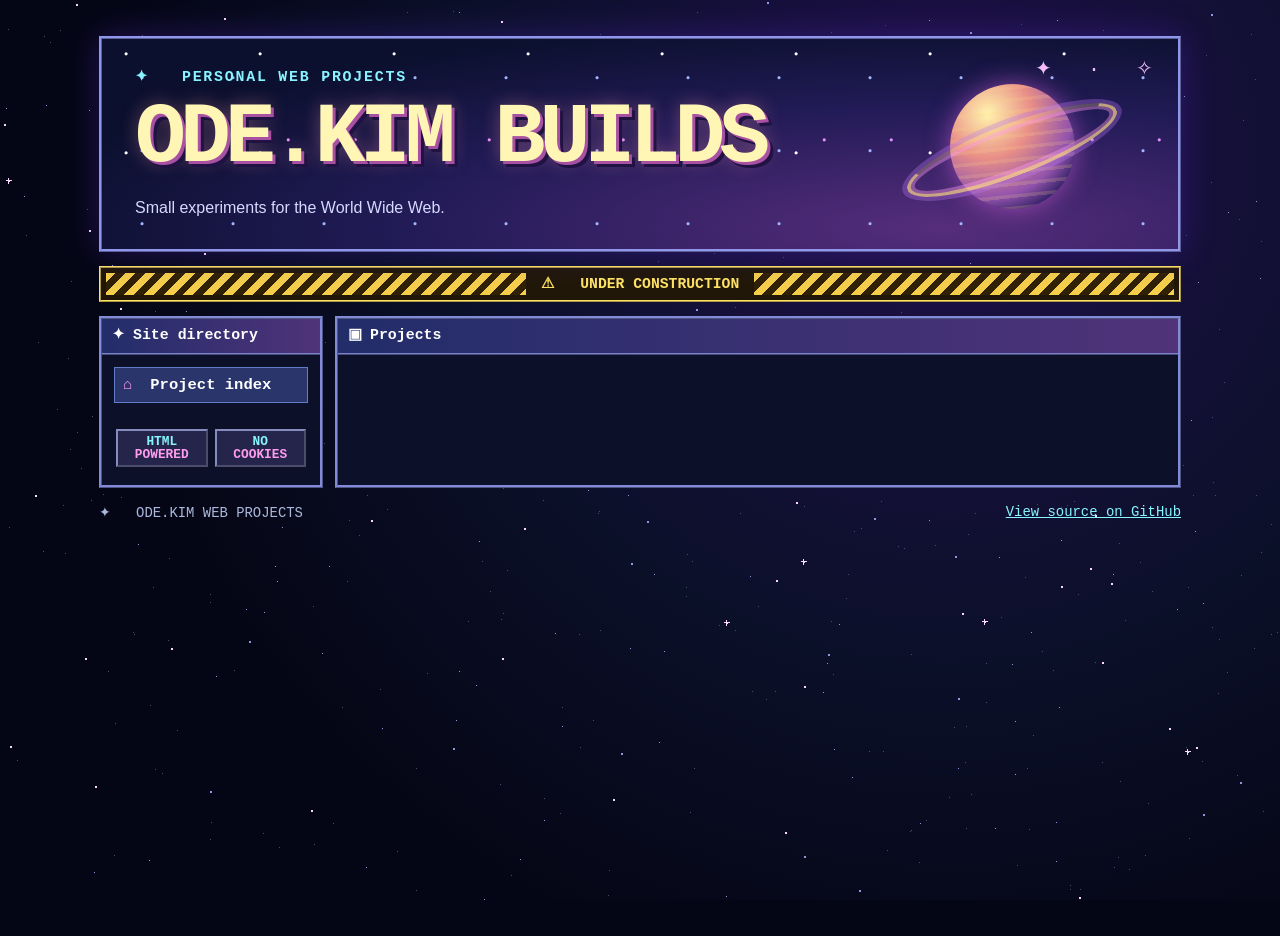
<file: index.html>
<!doctype html>
<html lang="en">
<head>
  <meta charset="utf-8">
  <meta name="viewport" content="width=device-width, initial-scale=1">
  <meta name="description" content="The ode.kim builds directory. Explore small web projects and browser experiments.">
  <title>ode.kim Builds · Project Directory</title>
  <link rel="stylesheet" href="site.css">
  <link rel="stylesheet" href="directory.css">
  <script src="stars.js" defer></script>
</head>
<body class="shell">
  <canvas id="stars" aria-hidden="true"></canvas>
  <div class="site">
    <header class="mast">
      <div class="mast-copy">
        <p class="kicker">✦ &nbsp; PERSONAL WEB PROJECTS</p>
        <h1>ODE.KIM BUILDS</h1>
        <p class="subtitle">Small experiments for the World Wide Web.</p>
      </div>
      <div class="orbit" aria-hidden="true"><span></span></div>
      <div class="mast-stars" aria-hidden="true">✦ &nbsp; · &nbsp; ✧</div>
    </header>

    <div class="construction">
      <span class="hazard" aria-hidden="true"></span>
      <strong>⚠ &nbsp; UNDER CONSTRUCTION</strong>
      <span class="hazard" aria-hidden="true"></span>
    </div>

    <div class="frame-grid">
      <aside class="frame sidebar">
        <div class="bar"><span aria-hidden="true">✦</span> Site directory</div>
        <nav aria-label="Site directory">
          <a href="./" aria-current="page"><span aria-hidden="true">⌂</span> Project index</a>
          <!-- project-nav:start -->
          <!-- project-nav:end -->
        </nav>
        <div class="badges"><span>HTML<br><b>POWERED</b></span><span>NO<br><b>COOKIES</b></span></div>
      </aside>

      <main class="frame">
        <h2 class="bar"><span aria-hidden="true">▣</span> Projects</h2>
        <ul class="project-list">
          <!-- project-list:start -->
          <!-- project-list:end -->
        </ul>
      </main>
    </div>

    <footer><span>✦ &nbsp; ODE.KIM WEB PROJECTS</span><a href="https://github.com/k-ode/builds">View source on GitHub</a></footer>
  </div>
</body>
</html>
</file>
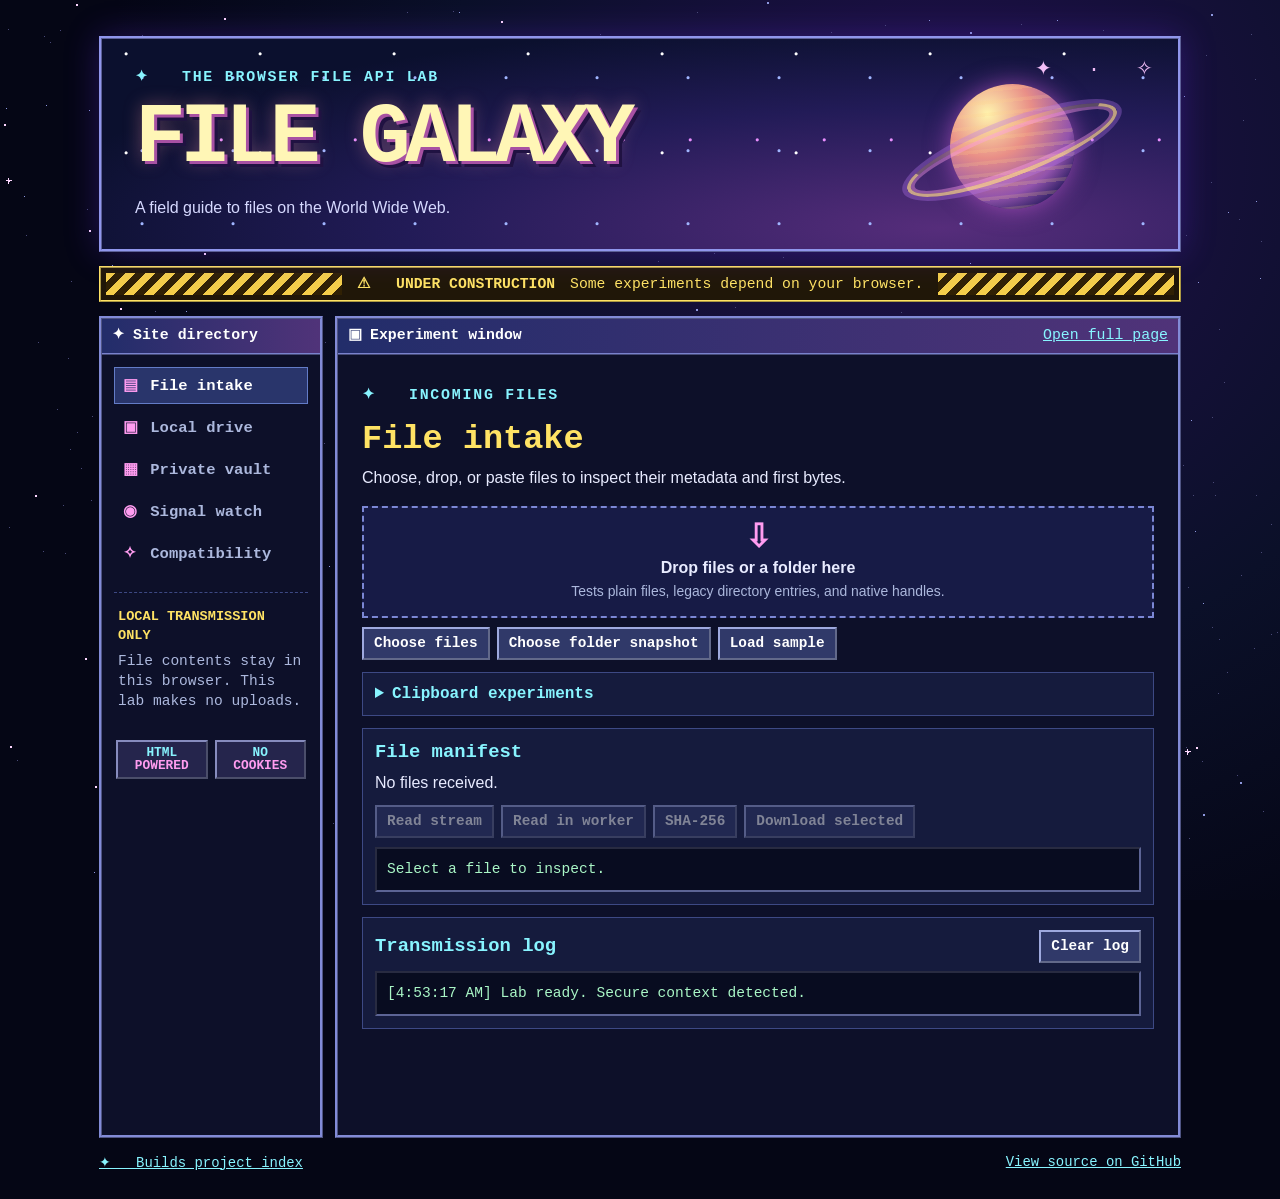
<file: web/file/index.html>
<!doctype html>
<html lang="en">
<head>
  <meta charset="utf-8">
  <meta name="viewport" content="width=device-width, initial-scale=1">
  <meta name="description" content="A retro browser file API playground. Try file inputs, native pickers, drag and drop, clipboard, browser storage, and file watching.">
  <meta name="builds-title" content="File Galaxy">
  <title>File Galaxy · Browser File API Lab</title>
  <link rel="stylesheet" href="../../site.css">
  <script src="../../stars.js" defer></script>
  <script src="shell.js" defer></script>
</head>
<body class="shell">
  <canvas id="stars" aria-hidden="true"></canvas>
  <div class="site">
    <header class="mast">
      <div class="mast-copy">
        <p class="kicker">✦ &nbsp; THE BROWSER FILE API LAB</p>
        <h1>FILE GALAXY</h1>
        <p class="subtitle">A field guide to files on the World Wide Web.</p>
      </div>
      <div class="orbit" aria-hidden="true"><span></span></div>
      <div class="mast-stars" aria-hidden="true">✦ &nbsp; · &nbsp; ✧</div>
    </header>
    <div class="construction">
      <span class="hazard" aria-hidden="true"></span>
      <strong>⚠ &nbsp; UNDER CONSTRUCTION</strong>
      <span>Some experiments depend on your browser.</span>
      <span class="hazard" aria-hidden="true"></span>
    </div>
    <div class="frame-grid">
      <aside class="frame sidebar">
        <div class="bar"><span aria-hidden="true">✦</span> Site directory</div>
        <nav aria-label="Experiments">
          <a href="lab.html#intake" target="experiments" aria-current="page"><span aria-hidden="true">▤</span> File intake</a>
          <a href="lab.html#disk" target="experiments"><span aria-hidden="true">▣</span> Local drive</a>
          <a href="lab.html#vault" target="experiments"><span aria-hidden="true">▦</span> Private vault</a>
          <a href="lab.html#watch" target="experiments"><span aria-hidden="true">◉</span> Signal watch</a>
          <a href="lab.html#support" target="experiments"><span aria-hidden="true">✧</span> Compatibility</a>
        </nav>
        <div class="sidebar-note">
          <b>LOCAL TRANSMISSION ONLY</b>
          <p>File contents stay in this browser. This lab makes no uploads.</p>
        </div>
        <div class="badges"><span>HTML<br><b>POWERED</b></span><span>NO<br><b>COOKIES</b></span></div>
      </aside>
      <main class="frame main-frame">
        <div class="bar"><span aria-hidden="true">▣</span> Experiment window <a href="lab.html#intake" id="standalone">Open full page</a></div>
        <iframe name="experiments" id="experiments" src="lab.html#intake" title="File API experiments" allow="clipboard-read; clipboard-write"></iframe>
      </main>
    </div>
    <footer><a href="../../">✦ &nbsp; Builds project index</a><a href="https://github.com/k-ode/builds/tree/main/web/file">View source on GitHub</a></footer>
  </div>
</body>
</html>
</file>
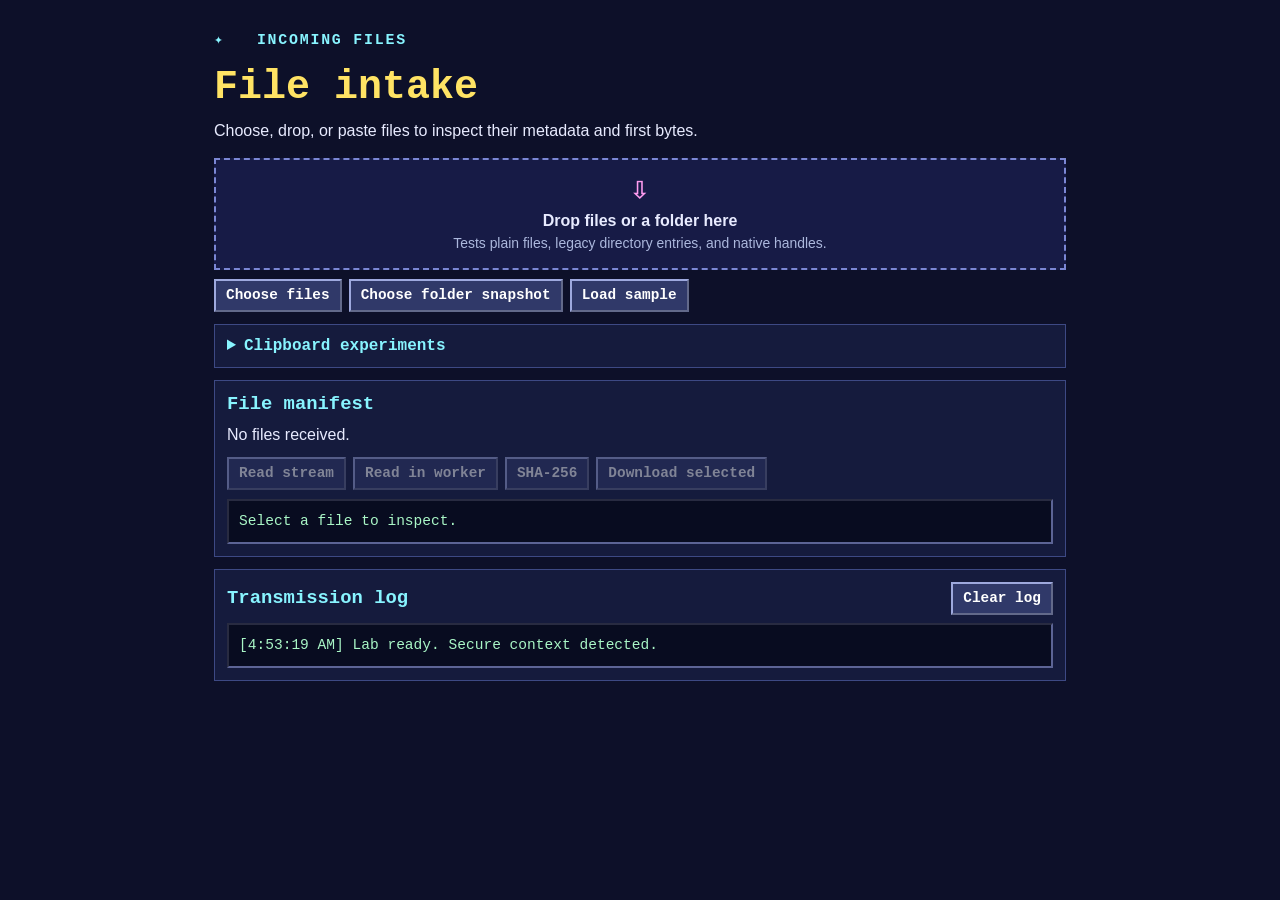
<file: web/file/lab.html>
<!doctype html>
<html lang="en">
<head>
  <meta charset="utf-8">
  <meta name="viewport" content="width=device-width, initial-scale=1">
  <meta name="description" content="Interactive browser file API experiments.">
  <title>Experiments · File Galaxy</title>
  <link rel="stylesheet" href="../../site.css">
  <script src="lab.js" defer></script>
</head>
<body class="lab">
<main>
  <section id="intake">
    <p class="kicker">✦ &nbsp; INCOMING FILES</p>
    <h1>File intake</h1>
    <p>Choose, drop, or paste files to inspect their metadata and first bytes.</p>
    <div class="drop" id="drop">
      <span class="drop-icon" aria-hidden="true">⇩</span>
      <strong>Drop files or a folder here</strong>
      <small>Tests plain files, legacy directory entries, and native handles.</small>
    </div>
    <div class="controls">
      <label class="button picker">Choose files<input id="file-input" type="file" multiple></label>
      <label class="button picker">Choose folder snapshot<input id="folder-input" type="file" webkitdirectory multiple></label>
      <button id="sample">Load sample</button>
    </div>
    <details class="box">
      <summary>Clipboard experiments</summary>
      <label for="paste">Focus this field and paste files or text</label>
      <textarea id="paste" rows="2" placeholder="Ctrl+V or ⌘+V"></textarea>
      <div class="controls"><button id="clipboard-read">Read clipboard items</button><button id="clipboard-write">Copy sample text</button></div>
    </details>
    <div class="box">
      <h2>File manifest</h2>
      <div id="manifest"></div>
      <div class="controls">
        <button id="stream" disabled>Read stream</button>
        <button id="sync-read" disabled>Read in worker</button>
        <button id="hash" disabled>SHA-256</button>
        <button id="download" disabled>Download selected</button>
      </div>
      <pre id="inspection" class="terminal" tabindex="0">Select a file to inspect.</pre>
    </div>
  </section>
  <section id="disk" hidden>
    <p class="kicker">✦ &nbsp; NATIVE PICKERS</p>
    <h1>Local drive</h1>
    <p>Try real file and directory handles. If the chooser aborts or never appears, try this page as a top-level tab in desktop Chrome or Edge.</p>
    <div class="box">
      <h2>Open and reconnect</h2>
      <div class="controls">
        <button id="open-file">Open file</button><button id="open-folder">Open folder</button><button id="read-handle" disabled>Read handle</button>
      </div>
      <p class="readout" id="handle-label">No handle selected.</p>
      <div class="controls">
        <button id="permission-query" disabled>Check permissions</button><button id="permission-request" disabled>Request read permission</button>
        <button id="handle-store" disabled>Remember handle</button><button id="handle-restore">Restore handle</button><button id="handle-forget">Forget saved handle</button>
      </div>
      <p class="hint">IndexedDB can remember the handle. The browser may ask you to grant permission again.</p>
    </div>
    <div class="box">
      <h2>Write generated text</h2>
      <label for="disk-text">Text to write</label>
      <textarea id="disk-text" rows="4">Greetings from File Galaxy!
Your browser wrote this file.</textarea>
      <div class="controls"><button id="save-file">Save text as…</button><button id="load-text" disabled>Load opened text file</button><button id="write-back" disabled>Save to opened file…</button></div>
      <p class="hint">Save As opens a browser picker. To try write-back, open a scratch UTF-8 text file under 1 MiB, load its text, then edit and save. The lab checks for changes before replacing it.</p>
    </div>
  </section>
  <section id="vault" hidden>
    <p class="kicker">✦ &nbsp; ORIGIN PRIVATE FILE SYSTEM</p>
    <h1>Private vault</h1>
    <p>Read and write a scratch file in storage reserved for this site. It lives in the browser’s storage and persists until deleted or site data is cleared.</p>
    <div class="box">
      <h2>Scratch file</h2>
      <label for="vault-text">Contents of notes.txt</label>
      <textarea id="vault-text" rows="5">Private transmission from File Galaxy.</textarea>
      <div class="controls">
        <button id="vault-write">Write async</button><button id="vault-read">Read</button><button id="vault-list">List vault</button>
        <button id="vault-sync">Write and read in worker</button><button id="vault-delete">Delete scratch file</button>
      </div>
      <pre class="terminal" id="vault-result" tabindex="0">No vault command run yet.</pre>
    </div>
    <div class="box"><h2>Storage diagnostics</h2>
      <p>Check your origin’s usage and quota, or probe the older sandboxed filesystem API.</p>
      <div class="controls"><button id="storage-estimate">Estimate storage</button><button id="legacy-fs">Probe legacy filesystem</button></div>
    </div>
  </section>
  <section id="watch" hidden>
    <p class="kicker">✦ &nbsp; LIVE FOLDER SIGNALS</p>
    <h1>Signal watch</h1>
    <p>Select a folder here or in Local drive. Change a file outside the browser and see what gets reported.</p>
    <div class="box">
      <h2>Directory monitor</h2>
      <div class="controls"><button id="watch-folder">Choose folder</button><button id="watch-poll" disabled>Start polling</button><button id="watch-native" disabled>Start native observer</button><button id="watch-stop" disabled>Stop</button></div>
      <p class="readout" id="watch-state">No folder selected.</p>
      <p class="hint">Polling compares paths, sizes, and timestamps every 2 seconds while visible. Native observation is experimental and may be unavailable. Scans are capped at 1,000 entries.</p>
    </div>
  </section>
  <section id="support" hidden>
    <p class="kicker">✦ &nbsp; DETECTED FEATURES</p>
    <h1>Compatibility</h1>
    <p>“Exposed” means the API is present. Try the corresponding experiment to see whether your browser, permissions, or embedded preview allow it to run.</p>
    <table><thead><tr><th scope="col">API</th><th scope="col">This browser</th></tr></thead><tbody id="matrix"></tbody></table>
    <div class="box"><h2>Further reading</h2>
      <ul>
        <li><a href="https://www.w3.org/TR/FileAPI/" target="_blank" rel="noopener">W3C File API</a></li>
        <li><a href="https://developer.chrome.com/docs/capabilities/web-apis/file-system-access" target="_blank" rel="noopener">Chrome’s file and directory picker guide</a></li>
        <li><a href="https://fs.spec.whatwg.org/" target="_blank" rel="noopener">WHATWG File System Standard</a></li>
        <li><a href="https://github.com/whatwg/fs/blob/main/proposals/FileSystemObserver.md" target="_blank" rel="noopener">FileSystemObserver proposal</a></li>
        <li><a href="https://www.w3.org/TR/clipboard-apis/" target="_blank" rel="noopener">W3C Clipboard API</a></li>
      </ul>
      <p class="hint">OS “Open with” registration requires an installed app. This static playground probes Launch Queue availability without registering a file association.</p>
    </div>
  </section>
  <section class="box log-box" aria-labelledby="log-heading">
    <div class="log-head"><h2 id="log-heading">Transmission log</h2><button id="clear-log">Clear log</button></div>
    <pre id="log" class="terminal" tabindex="0" role="log"></pre>
  </section>
</main>
</body>
</html>
</file>
<file: site.css>
:root {
  color-scheme: dark;
  --ink: #e8ebff;
  --quiet: #acb8dd;
  --cyan: #88f4ff;
  --yellow: #ffe364;
  --pink: #ff9cf0;
  --night: #0d1029;
  --panel: #151b3d;
  --line: #3d4984;
  --mono: "Courier New", monospace;
  font: 16px/1.55 Verdana, Geneva, sans-serif;
}
* { box-sizing: border-box; }
body { margin: 0; color: var(--ink); background: #050615; }
a { color: var(--cyan); }
a:hover { color: #fff; }
:focus-visible { outline: 2px solid var(--yellow); outline-offset: 3px; }
[hidden] { display: none !important; }
.shell { min-height: 100vh; }
#stars { position: fixed; inset: 0; width: 100%; height: 100%; pointer-events: none; }
.site { position: relative; max-width: 1130px; margin: 36px auto 0; padding: 0 24px; }
.mast {
  position: relative;
  min-height: 216px;
  display: flex;
  align-items: center;
  overflow: hidden;
  isolation: isolate;
  border: 3px ridge #9096ec;
  background: radial-gradient(ellipse at 78% 90%, #562d7b 0%, #221b57 45%, #0b102e 78%);
  box-shadow: 0 0 32px #5f2cd654;
}
.mast::after {
  content: "";
  position: absolute;
  inset: 0;
  z-index: -2;
  background-size: 134px 99px, 91px 73px, 67px 123px;
  background-image: radial-gradient(circle at 18% 15%, #fff 1px, transparent 2px),
    radial-gradient(circle at 44% 53%, #a0b5ff 1px, transparent 2px),
    radial-gradient(circle at 78% 82%, #ea8fff 1px, transparent 2px);
}
.mast-copy { padding: 27px 33px; z-index: 1; }
.kicker { color: var(--cyan); font: bold .93rem/1.4 var(--mono); letter-spacing: .12em; margin: 0 0 8px; }
.mast h1 {
  color: #fff6b6;
  margin: 0;
  font: bold clamp(2.25rem, 7vw, 5.3rem)/1 "Courier New", monospace;
  letter-spacing: -.07em;
  text-shadow: 3px 3px #a851a3, 6px 6px #201242, 0 0 18px #f596a35e;
}
.subtitle { margin-bottom: 0; color: #d6d9ff; }
.orbit {
  position: absolute;
  right: 5%;
  top: 24px;
  z-index: -1;
  width: 224px;
  height: 165px;
}
.orbit span {
  display: block;
  position: absolute;
  left: 50px;
  top: 21px;
  width: 125px;
  aspect-ratio: 1;
  border-radius: 50%;
  background: repeating-linear-gradient(174deg, transparent 0 8px, #ffd18a30 9px 12px),
    radial-gradient(circle at 30% 24%, #fff4ad, #e98f87 34%, #9253ac 65%, #2c1e62 82%);
  box-shadow: 0 0 24px #ea69f083;
}
.orbit::after {
  content: "";
  position: absolute;
  inset: 61px 0 52px;
  border: 4px solid #fbd490b8;
  border-top-color: #fbd49045;
  border-radius: 50%;
  transform: rotate(-21deg);
  box-shadow: 0 0 0 5px #b777ef54, inset 0 0 0 4px #ff9dea66;
}
.mast-stars { position: absolute; top: 17px; right: 25px; color: #f2bdf7; font: 1.25rem var(--mono); }
.construction {
  display: flex;
  align-items: stretch;
  justify-content: center;
  flex-wrap: wrap;
  gap: 8px 15px;
  margin: 14px 0;
  border: 2px ridge #ffe364;
  padding: 5px;
  color: var(--yellow);
  background: #201708;
  font: .92rem/1.5 var(--mono);
}
.hazard { flex: 1 1 20px; min-height: 16px; background: repeating-linear-gradient(135deg, #f4ce4a 0 7px, #302104 7px 14px); }
.frame-grid { display: grid; grid-template-columns: 224px minmax(0, 1fr); align-items: stretch; gap: 12px; }
.frame { border: 3px ridge #828bd7; background: var(--night); }
.bar {
  background: linear-gradient(90deg, #222d6a, #503379);
  color: white;
  padding: 6px 10px;
  border-bottom: 2px ridge #7982cd;
  font: bold .93rem/1.45 var(--mono);
  display: flex;
  align-items: center;
  gap: 8px;
}
.bar a { margin-left: auto; font-weight: normal; }
nav { display: grid; gap: 5px; padding: 12px; }
nav a { padding: 8px; color: var(--quiet); border: 1px solid transparent; font: bold .97rem var(--mono); text-decoration: none; }
nav a span { display: inline-block; width: 18px; color: var(--pink); }
nav a:hover, nav a[aria-current] { border: 1px solid #637cc7; color: white; background: #29356b; }
.sidebar-note { border-top: 1px dashed var(--line); margin: 8px 12px; padding: 14px 4px; font: .91rem/1.4 var(--mono); color: var(--quiet); }
.sidebar-note b { display: block; color: var(--yellow); font-size: .85rem; }
.sidebar-note p { margin: 6px 0; }
.badges { display: flex; gap: 7px; margin: 8px 14px 18px; }
.badges span { flex: 1; text-align: center; border: 2px outset #878cbe; padding: 4px; background: #25254c; color: var(--cyan); font: bold .8rem/1.05 var(--mono); }
.badges b { color: var(--pink); }
iframe { display: block; width: 100%; height: 780px; border: 0; background: var(--night); }
footer { display: flex; flex-wrap: wrap; justify-content: space-between; gap: 8px; padding: 16px 0 28px; color: var(--quiet); font: .87rem var(--mono); }
.lab { background: var(--night); }
.lab main { max-width: 900px; padding: 22px 24px; margin: 0 auto; }
.lab h1 { color: var(--yellow); font: bold clamp(1.8rem, 4vw, 2.5rem)/1.12 var(--mono); margin: 0; }
.lab h2 { color: var(--cyan); font: bold 1.18rem var(--mono); margin: 0 0 8px; }
.lab p { margin: 8px 0 15px; }
.box { background: var(--panel); border: 1px solid var(--line); padding: 12px; margin: 12px 0; }
.drop { display: grid; place-items: center; border: 2px dashed #7b87d4; padding: 13px 10px; text-align: center; background: #171b46; }
.drop[data-active] { background: #303972; border-color: var(--cyan); }
.drop-icon { color: var(--pink); font: bold 2rem/1.1 var(--mono); }
.drop small, .hint { color: var(--quiet); font-size: .87rem; }
.controls { display: flex; flex-wrap: wrap; gap: 7px; margin: 9px 0; align-items: center; }
button, .button {
  position: relative;
  display: inline-flex;
  align-items: center;
  justify-content: center;
  min-height: 33px;
  padding: 5px 10px;
  border: 2px outset #9ea9de;
  background: #303969;
  color: white;
  font: bold .9rem var(--mono);
  text-align: center;
  cursor: pointer;
}
button:hover:not(:disabled), .button:hover { background: #454e86; }
button:active:not(:disabled), .button:active { border-style: inset; }
button:disabled { opacity: .46; cursor: default; }
.picker input { position: absolute; inset: 0; opacity: 0; width: 100%; cursor: pointer; }
.picker:focus-within { outline: 2px solid var(--yellow); outline-offset: 3px; }
summary { cursor: pointer; color: var(--cyan); font: bold 1rem var(--mono); }
details label { margin-top: 10px; }
label:not(.button) { display: block; color: var(--quiet); font-size: .9rem; }
textarea, select { width: 100%; color: var(--ink); background: #080d26; border: 1px inset #606aa6; padding: 7px; font: .93rem var(--mono); }
textarea { min-height: 44px; resize: vertical; }
.readout { color: var(--cyan); overflow-wrap: anywhere; }
.terminal { color: #a9f6c6; background: #080c20; border: 2px inset #5c6495; margin: 8px 0 0; padding: 10px; font: .91rem/1.45 var(--mono); white-space: pre-wrap; overflow-wrap: anywhere; max-height: 230px; overflow: auto; }
.log-head { display: flex; flex-wrap: wrap; align-items: center; justify-content: space-between; gap: 8px; }
.log-head h2 { margin: 0; }
table { width: 100%; border-collapse: collapse; background: var(--panel); font-size: .92rem; }
th, td { text-align: left; padding: 6px 8px; border: 1px solid var(--line); }
td[data-supported="true"] { color: #a9f6c6; }
td[data-supported="false"] { color: var(--pink); }
@media (max-width: 700px) {
  .site { margin-top: 16px; padding: 0 12px; }
  .frame-grid { grid-template-columns: minmax(0, 1fr); }
  .mast { min-height: 170px; }
  .mast-copy, .lab main { padding: 16px; }
  .orbit { opacity: .62; right: -35px; top: 0; }
  .construction .hazard { display: none; }
  nav { display: flex; flex-wrap: wrap; gap: 4px; padding: 7px; }
  .sidebar-note { padding: 6px 0; margin: 4px 12px; }
  .sidebar-note b, .badges { display: none; }
}
</file>
<file: directory.css>
main > .bar { margin: 0; }
.project-list { list-style: none; padding: 16px; margin: 0; }
.project-list li + li { margin-top: 12px; }
.project {
  display: grid;
  grid-template-columns: 110px minmax(0, 1fr);
  gap: 16px;
  padding: 14px;
  border: 2px ridge #7982cd;
  background: linear-gradient(115deg, #222756, var(--panel));
}
.project-art {
  display: grid;
  grid-template-columns: auto auto auto;
  place-content: center;
  align-items: center;
  gap: 5px;
  color: var(--pink);
  background: radial-gradient(ellipse at center, #512c75, #0d1029 74%);
  border: 2px inset #6f74b1;
  min-height: 104px;
  font: bold 15px var(--mono);
}
.project-art span:nth-child(2) {
  color: var(--yellow);
  font-size: 42px;
  text-shadow: 3px 3px #a851a3;
}
.project-art span:first-child { align-self: start; }
.project-art span:last-child { align-self: end; }
.project-copy h3 { margin: 0; font: bold 1.65rem/1.2 var(--mono); }
.project-copy, .sidebar nav a { overflow-wrap: anywhere; }
.project-copy h3 a { color: var(--yellow); }
.project-copy h3 a:hover { color: white; }
.project-copy p { margin: 7px 0 12px; color: var(--ink); }
.project-link { text-decoration: none; }
.sidebar .badges { margin-top: 14px; }
@media (max-width: 430px) {
  .project-list { padding: 9px; }
  .project { grid-template-columns: minmax(0, 1fr); gap: 10px; padding: 10px; }
  .project-art { min-height: 58px; }
}
</file>
